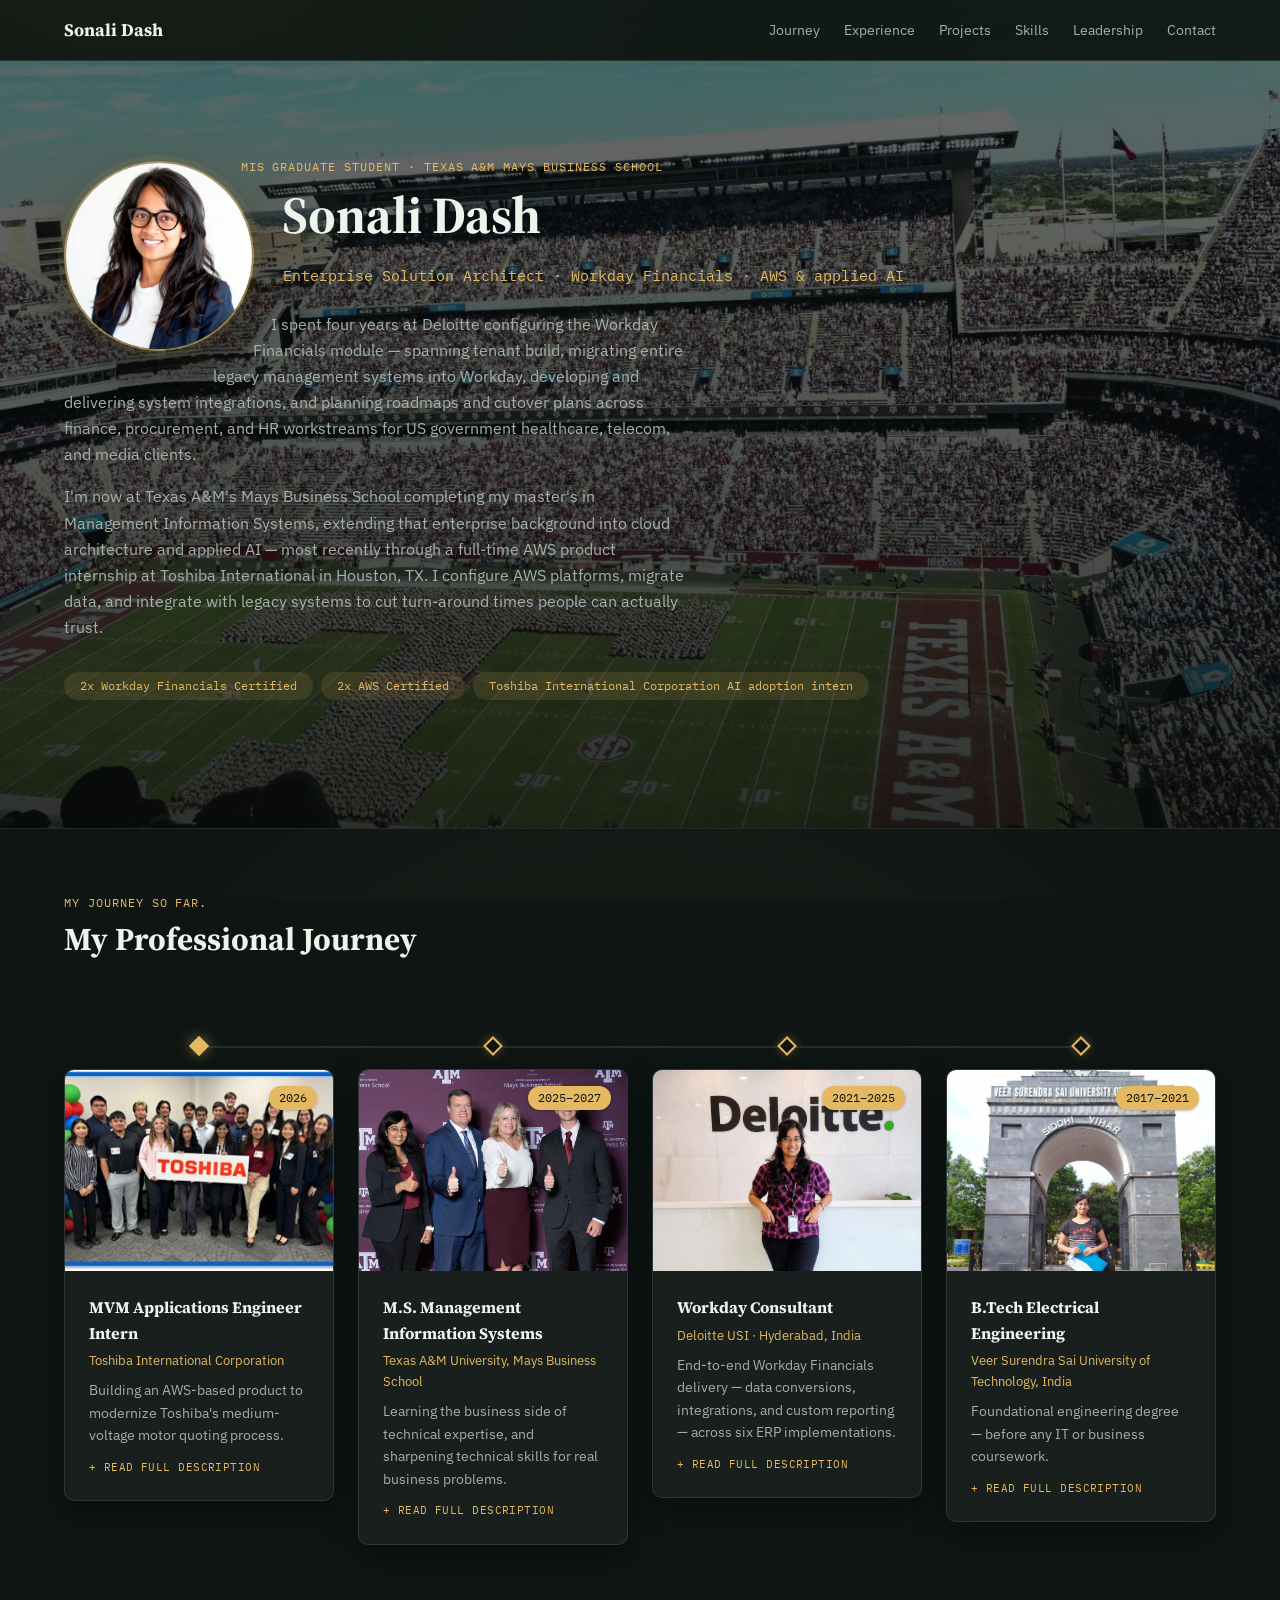
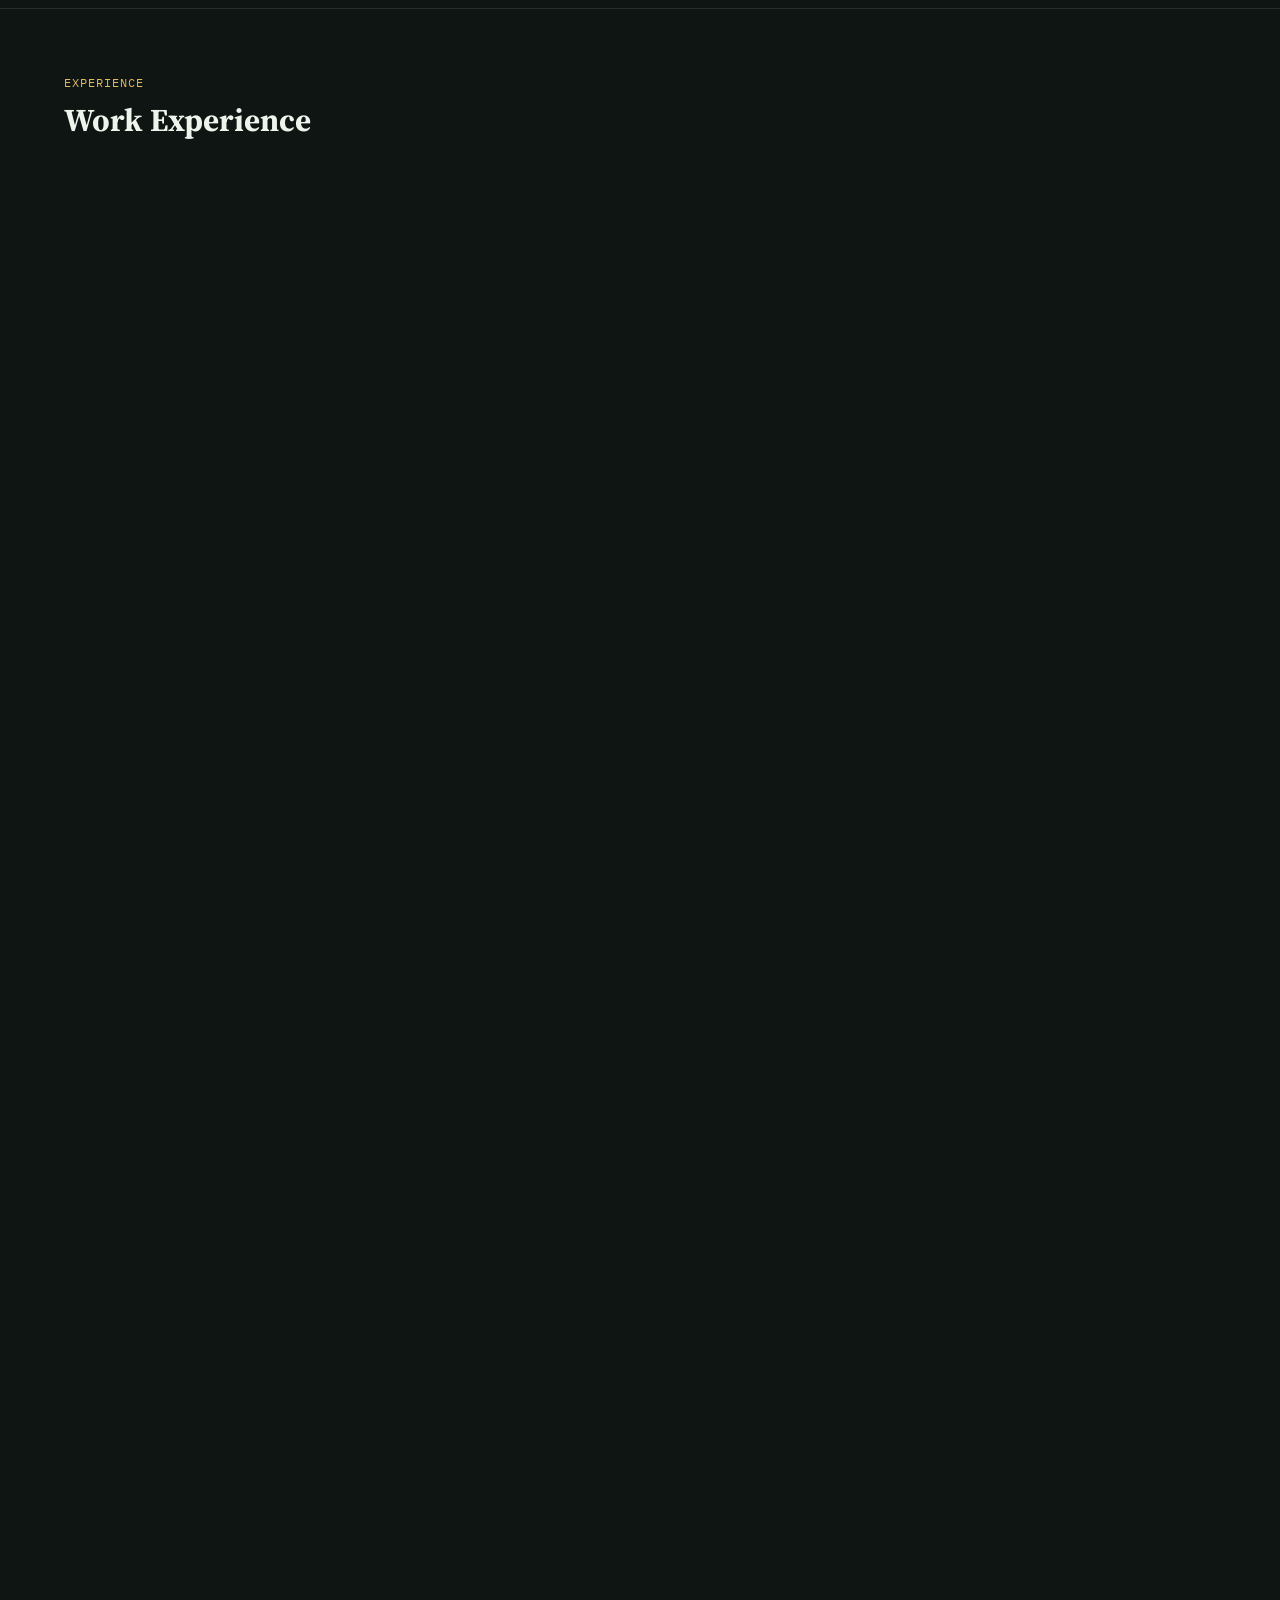
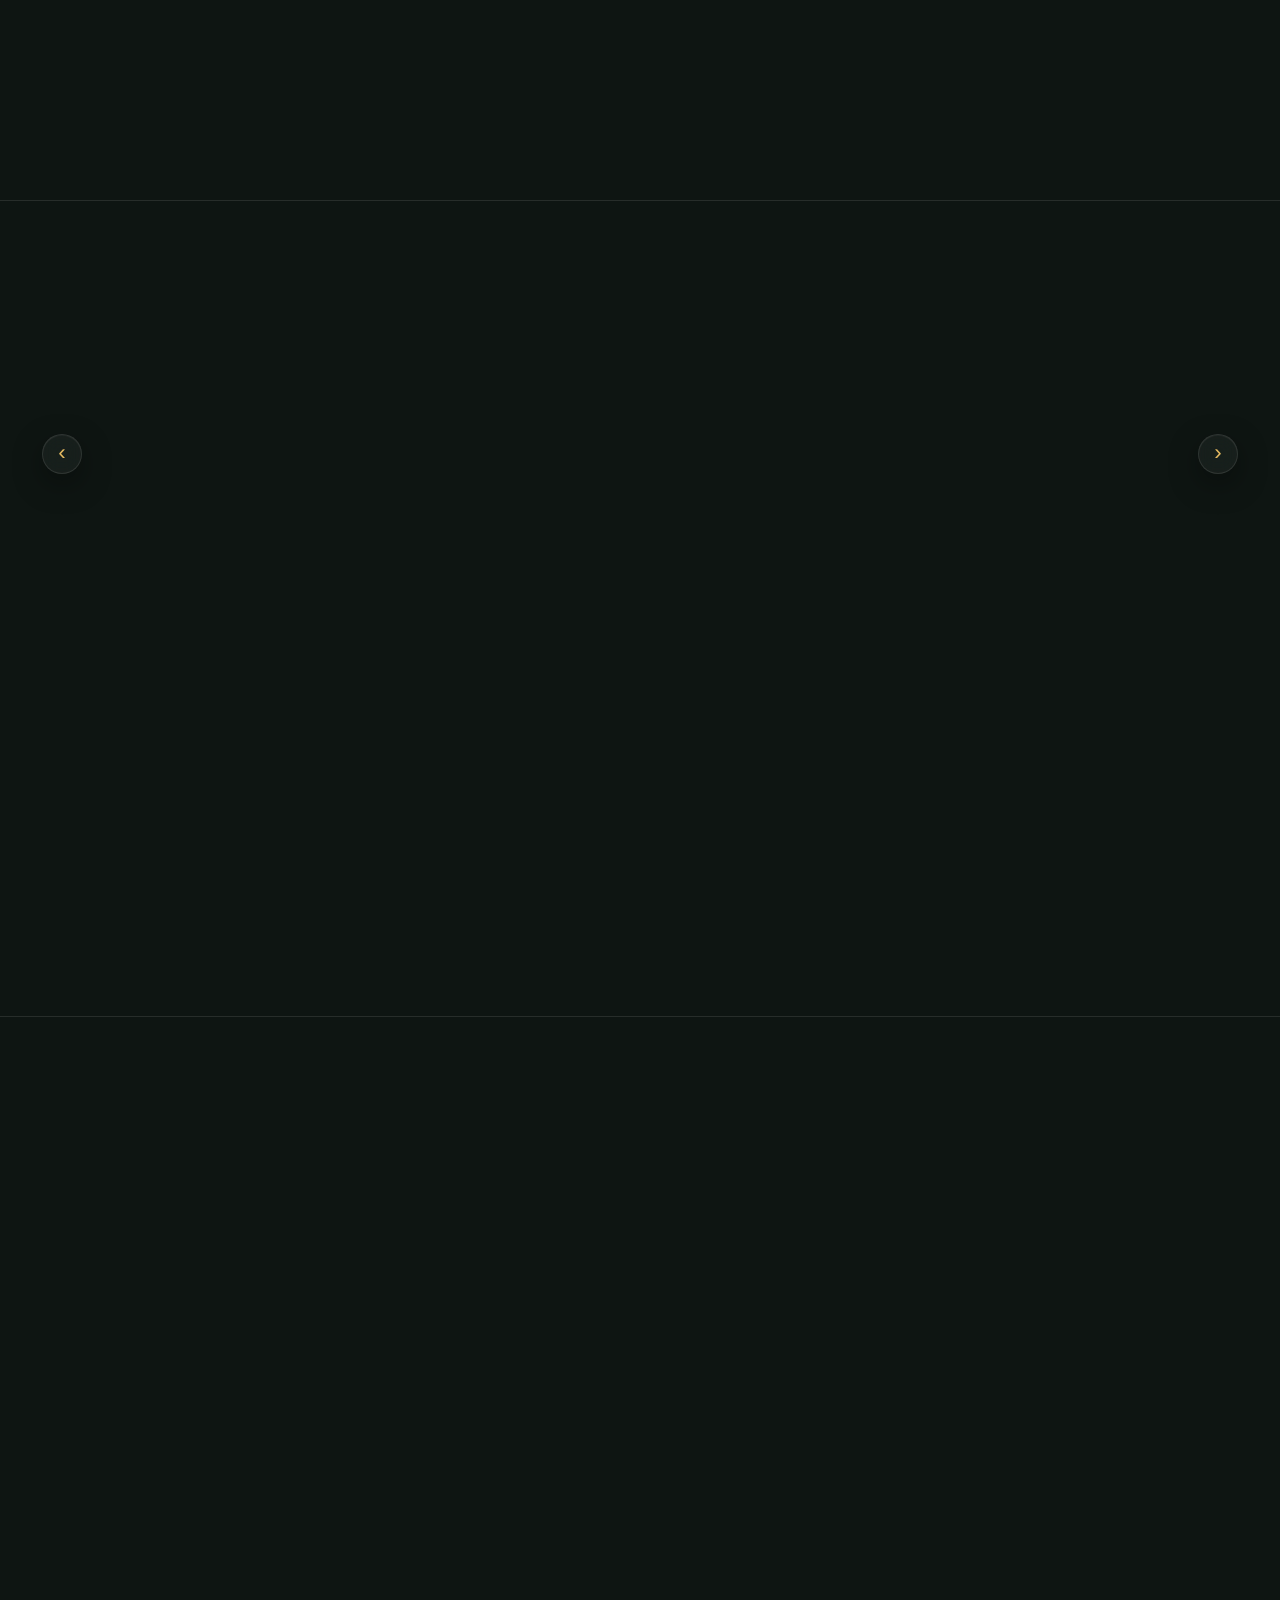
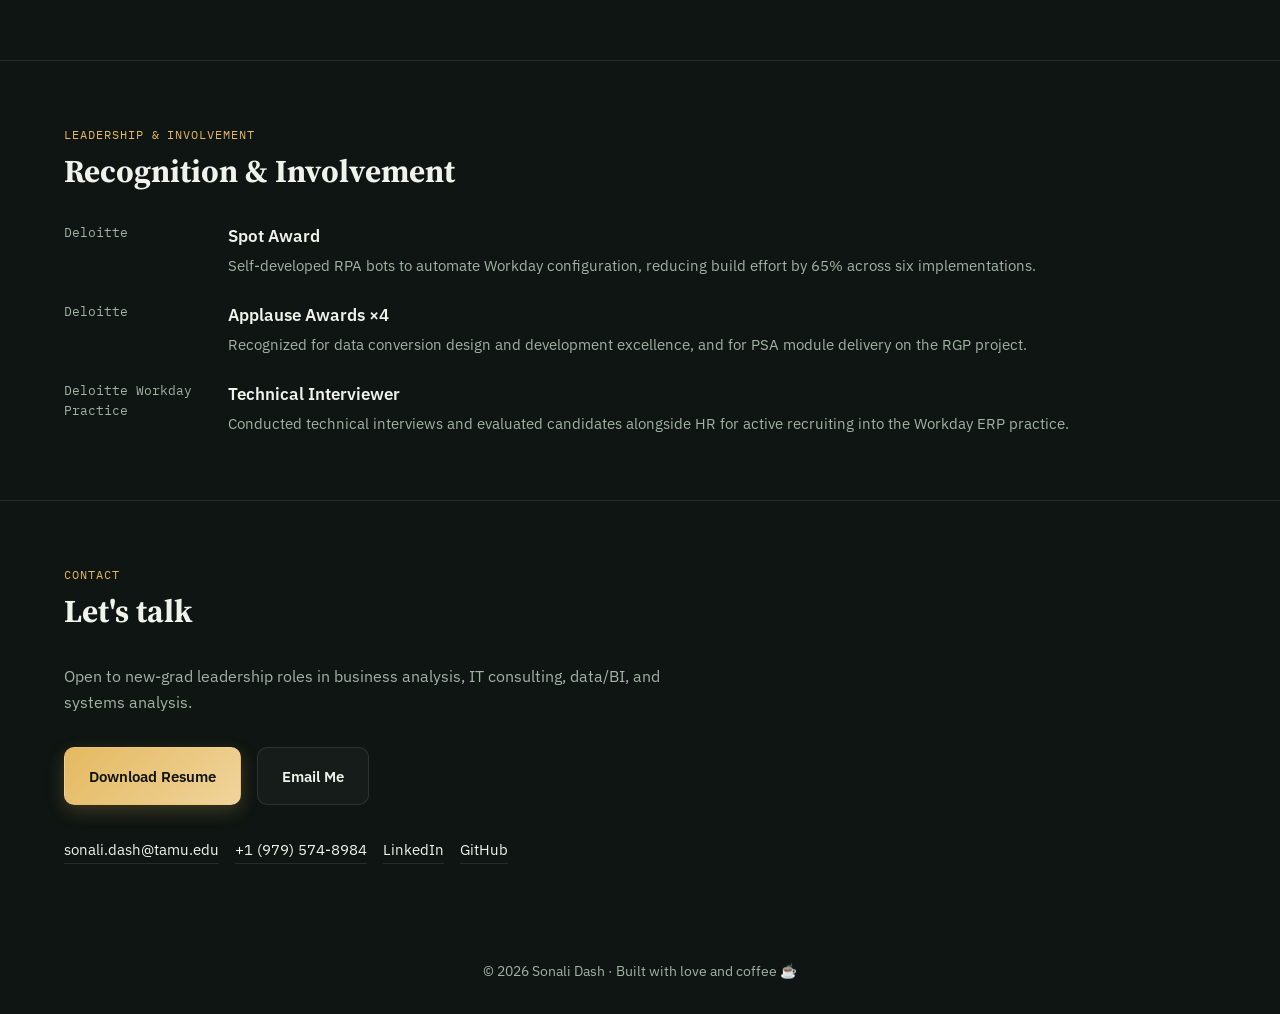
<file: index.html>
<!DOCTYPE html>
<html lang="en">
<head>
<meta charset="UTF-8" />
<meta name="viewport" content="width=device-width, initial-scale=1.0" />
<title>Sonali Dash | Enterprise Systems &amp; Data</title>
<meta name="description" content="Sonali Dash — MIS graduate student at Texas A&M Mays Business School. Workday Financials consultant turned AWS/data builder." />
<link rel="preconnect" href="https://fonts.googleapis.com" />
<link rel="preconnect" href="https://fonts.gstatic.com" crossorigin />
<link href="https://fonts.googleapis.com/css2?family=Source+Serif+4:opsz,wght@8..60,600;8..60,700&family=IBM+Plex+Sans:wght@400;500;600&family=IBM+Plex+Mono:wght@500&display=swap" rel="stylesheet" />
<link rel="stylesheet" href="css/style.css?v=28" />
</head>
<body>

<nav class="site-nav">
  <div class="nav-inner">
    <a class="nav-name" href="#top">Sonali Dash</a>
    <button class="nav-toggle" id="navToggle" aria-expanded="false" aria-controls="navLinks">Menu</button>
    <ul class="nav-links" id="navLinks">
      <li><a href="#journey">Journey</a></li>
      <li><a href="#experience">Experience</a></li>
      <li><a href="#projects">Projects</a></li>
      <li><a href="#skills">Skills</a></li>
      <li><a href="#leadership">Leadership</a></li>
      <li><a href="#contact">Contact</a></li>
    </ul>
  </div>
</nav>

<main>

  <!-- ================= HERO ================= -->
  <header class="hero" id="top">
    <div class="container hero-inner">
      <img class="hero-photo" src="assets/images/profile.jpeg" alt="Sonali Dash, portrait, Texas A&amp;M Mays Business School" />
      <div>
        <p class="eyebrow">MIS Graduate Student · Texas A&amp;M Mays Business School</p>
        <h1 class="hero-name">Sonali Dash</h1>
        <p class="hero-role">Enterprise Solution Architect · Workday Financials · AWS &amp; applied AI</p>
        <div class="hero-summary">
          <p>
            I spent four years at Deloitte configuring the Workday Financials module — spanning tenant build,
            migrating entire legacy management systems into Workday, developing and delivering system integrations,
            and planning roadmaps and cutover plans across finance, procurement, and HR workstreams for US government
            healthcare, telecom, and media clients.
          </p>
          <p>
            I'm now at Texas A&amp;M's Mays Business School completing my master's in Management Information Systems,
            extending that enterprise background into cloud architecture and applied AI — most recently through a
            full-time AWS product internship at Toshiba International in Houston, TX. I configure AWS platforms,
            migrate data, and integrate with legacy systems to cut turn-around times people can actually trust.
          </p>
        </div>
        <div class="credential-strip">
          <span class="chip">2x Workday Financials Certified</span>
          <span class="chip">2x AWS Certified</span>
          <span class="chip">Toshiba International Corporation AI adoption intern</span>
        </div>
      </div>
    </div>
  </header>

  <!-- ================= JOURNEY ================= -->
  <section id="journey">
    <div class="container">
      <p class="eyebrow">My journey so far.</p>
      <h2 class="section-heading">My Professional Journey</h2>
      <div class="journey-track">

        <div class="journey-item is-current">
          <span class="journey-marker" aria-hidden="true"></span>
          <details class="journey-box">
            <summary>
              <div class="journey-media">
                <img class="journey-photo" src="assets/images/journey/toshiba.png" alt="Sonali with the Toshiba International intern cohort" loading="lazy" />
                <span class="journey-year">2026</span>
              </div>
              <div class="journey-head">
                <span class="journey-title">MVM Applications Engineer Intern</span>
                <span class="journey-org">Toshiba International Corporation</span>
                <span class="journey-brief">Building an AWS-based product to modernize Toshiba's medium-voltage motor quoting process.</span>
                <span class="journey-toggle-hint"></span>
              </div>
            </summary>
            <div class="journey-full">
              <ul>
                <li>Built a Python parser decoding Toshiba's medium-voltage motor model-numbering system (HP, poles, enclosure, bearing, voltage, rotor type) from scratch, with no prior EE/ME background.</li>
                <li>Extracted and structured all 12 pages (~955 fields) of the API 541 induction motor standard into reusable, structured data.</li>
                <li>Analyzed <strong>770+ historical orders</strong> from Oracle EBS to identify configuration gaps, designing a three-tier accessory system that codified <strong>45 previously untracked custom accessories</strong>.</li>
                <li>Designed an AWS architecture (Bedrock Knowledge Base, OpenSearch Serverless, Glue, DynamoDB, Lambda, EventBridge) for the Universal Quoting Platform alongside the nClouds engineering team.</li>
                <li>Translated Application Engineer requirements into product artifacts — personas, wireframes, product canvas, gap registers.</li>
              </ul>
              <div class="chip-list">
                <span class="chip">AWS</span>
                <span class="chip">Python</span>
                <span class="chip">Oracle EBS</span>
                <span class="chip">Salesforce</span>
              </div>
            </div>
          </details>
        </div>

        <div class="journey-item">
          <span class="journey-marker" aria-hidden="true"></span>
          <details class="journey-box">
            <summary>
              <div class="journey-media">
                <img class="journey-photo" src="assets/images/journey/mays.jpg" alt="Sonali at a Texas A&amp;M Mays Business School event" loading="lazy" />
                <span class="journey-year">2025–2027</span>
              </div>
              <div class="journey-head">
                <span class="journey-title">M.S. Management Information Systems</span>
                <span class="journey-org">Texas A&amp;M University, Mays Business School</span>
                <span class="journey-brief">Learning the business side of technical expertise, and sharpening technical skills for real business problems.</span>
                <span class="journey-toggle-hint"></span>
              </div>
            </summary>
            <div class="journey-full">
              <div class="chip-list">
                <span class="chip">Network &amp; Cloud Infrastructure</span>
                <span class="chip">Business Database Systems</span>
                <span class="chip">Systems Analysis &amp; Design</span>
                <span class="chip">Advanced Data Management</span>
                <span class="chip">Advanced Sys Analysis &amp; Design</span>
                <span class="chip">MIS Project Mgmt &amp; Implementation</span>
                <span class="chip">Business Information Security</span>
                <span class="chip">Corporate Info Planning</span>
                <span class="chip">Customer Relationship Mgmt Tech</span>
                <span class="chip">Data Warehousing*</span>
                <span class="chip">Blockchain &amp; AI Business Transformation*</span>
                <span class="chip">Statistical Foundations for Data Science*</span>
              </div>
              <p class="photo-placeholder-note" style="margin-top: var(--sp-3);">*in progress, Fall 2026. Short description for each course coming soon.</p>
            </div>
          </details>
        </div>

        <div class="journey-item">
          <span class="journey-marker" aria-hidden="true"></span>
          <details class="journey-box">
            <summary>
              <div class="journey-media">
                <img class="journey-photo" src="assets/images/journey/deloitte.jpg" alt="Sonali at the Deloitte office" loading="lazy" />
                <span class="journey-year">2021–2025</span>
              </div>
              <div class="journey-head">
                <span class="journey-title">Workday Consultant</span>
                <span class="journey-org">Deloitte USI · Hyderabad, India</span>
                <span class="journey-brief">End-to-end Workday Financials delivery — data conversions, integrations, and custom reporting — across six ERP implementations.</span>
                <span class="journey-toggle-hint"></span>
              </div>
            </summary>
            <div class="journey-full">
              <ul>
                <li>Led end-to-end data conversion projects across <strong>six Workday Financials implementations</strong>, covering planning, design, cutover execution, and post-production validation.</li>
                <li>Migrated Workday modules — customers, suppliers, AP/AR, business assets, banking &amp; settlement, Projects, SCM, and HR Core — achieving <strong>99.5% data conversion accuracy</strong>.</li>
                <li>Built SQL ETL pipelines with parallel testing and reconciliation before each cutover milestone, cutting downstream re-work by <strong>40+ workhours</strong>.</li>
                <li>Built and maintained <strong>40+ third-party punchout integrations</strong> (cXML core connectors) for suppliers including Dell, Grainger, Office Depot, and Connection.com.</li>
                <li>Led an RPA initiative (Automation Anywhere) automating Workday configuration builds — accelerated <strong>65% of instance delivery</strong>, recognized with a Spot Award.</li>
                <li>Built <strong>60+ custom validation reports</strong> (Advanced, Matrix, Composite) in Workday reporting, retained post go-live, including reversal journal files for GL reconciliation.</li>
              </ul>
              <div class="chip-list">
                <span class="chip">Workday Studio</span>
                <span class="chip">EIB</span>
                <span class="chip">SQL</span>
                <span class="chip">XSLT / cXML</span>
                <span class="chip">Automation Anywhere</span>
              </div>
            </div>
          </details>
        </div>

        <div class="journey-item">
          <span class="journey-marker" aria-hidden="true"></span>
          <details class="journey-box">
            <summary>
              <div class="journey-media">
                <img class="journey-photo" src="assets/images/journey/vssut.jpg" alt="Sonali at the VSSUT university gate" loading="lazy" />
                <span class="journey-year">2017–2021</span>
              </div>
              <div class="journey-head">
                <span class="journey-title">B.Tech Electrical Engineering</span>
                <span class="journey-org">Veer Surendra Sai University of Technology, India</span>
                <span class="journey-brief">Foundational engineering degree — before any IT or business coursework.</span>
                <span class="journey-toggle-hint"></span>
              </div>
            </summary>
            <div class="journey-full">
              <p class="photo-placeholder-note">Coursework details coming soon.</p>
            </div>
          </details>
        </div>

      </div>
    </div>
  </section>

  <!-- ================= EXPERIENCE ================= -->
  <section id="experience">
    <div class="container">
      <p class="eyebrow">Experience</p>
      <h2 class="section-heading">Work Experience</h2>

      <!-- Toshiba (most recent) -->
      <div class="card">
        <div class="exp-head">
          <img class="exp-logo" src="assets/images/logos/toshiba.jpeg" alt="Toshiba International Corporation logo" />
          <div class="exp-head-text">
            <h3 class="exp-company">Toshiba International Corporation</h3>
            <p class="exp-loc">Houston, TX, USA · Full-time internship</p>
          </div>
          <span class="card-meta">MAY 2026 – DEC 2026 · CURRENT</span>
        </div>
        <p class="exp-proj-role">MVM Applications Engineer Intern</p>
        <ul>
          <li>Built a Python parser decoding Toshiba's medium-voltage motor model-numbering system (HP, poles, enclosure, bearing, voltage, rotor type) from scratch, with no prior EE/ME background.</li>
          <li>Extracted and structured all 12 pages (~955 fields) of the API 541 induction motor standard into reusable, structured data.</li>
          <li>Analyzed <strong>770+ historical orders</strong> from Oracle EBS to identify configuration gaps, designing a three-tier accessory system that codified <strong>45 previously untracked custom accessories</strong>.</li>
          <li>Designed an AWS architecture (Bedrock Knowledge Base, OpenSearch Serverless, Glue, DynamoDB, Lambda, EventBridge) for the Universal Quoting Platform alongside the nClouds engineering team.</li>
          <li>Translated Application Engineer requirements into product artifacts — personas, wireframes, product canvas, gap registers — bridging business users and the development team.</li>
        </ul>
        <div class="card-tools chip-list">
          <span class="chip">AWS Bedrock</span>
          <span class="chip">OpenSearch Serverless</span>
          <span class="chip">AWS Glue</span>
          <span class="chip">DynamoDB</span>
          <span class="chip">Lambda</span>
          <span class="chip">Python</span>
          <span class="chip">Salesforce</span>
          <span class="chip">Oracle EBS</span>
        </div>
      </div>

      <!-- Deloitte — three client verticals -->
      <div class="card">
        <div class="exp-head">
          <img class="exp-logo" src="assets/images/logos/deloitte.jpeg" alt="Deloitte logo" />
          <div class="exp-head-text">
            <h3 class="exp-company">Deloitte US (Offices of India)</h3>
            <p class="exp-loc">Hyderabad, IN</p>
          </div>
          <span class="card-meta">SEPT 2021 – AUG 2025</span>
        </div>

        <div class="exp-projects">

          <div class="exp-project">
            <img class="exp-project-img" src="assets/images/experience/project3.jpg" alt="Government land-grant university campus" loading="lazy" />
            <div class="exp-project-body">
              <p class="exp-proj-tag">Project III · Government Land-Grant University</p>
              <p class="exp-proj-role">Consultant II · Workday Financials, SCM, HCM <span class="exp-proj-dates">Jan 2025 – Aug 2025</span></p>
              <ul>
                <li>Built the data migration kick-off leadership presentation for the initial sign-off.</li>
                <li>Led data migration mapping calls for the build layout of <strong>60+ data extracts</strong> spanning FINS, SCM, and HCM functional areas to define production requirements.</li>
                <li>Mentored a team of <strong>3 analysts</strong>, resolving critical roadblocks by effectively delegating issues to client business teams and leadership.</li>
              </ul>
            </div>
          </div>

          <div class="exp-project">
            <img class="exp-project-img" src="assets/images/experience/project2.jpg" alt="Deloitte project team" loading="lazy" />
            <div class="exp-project-body">
              <p class="exp-proj-tag">Project II · US Mid-Sized Professional Services Firm</p>
              <p class="exp-proj-role">Consultant · Workday Data Conversions <span class="exp-proj-dates">Oct 2022 – Jan 2025</span></p>
              <ul>
                <li>Mapped critical financial data across banking &amp; settlement, FDM, business assets, projects, accounting journals, and AR/AP — achieving a <strong>99.8% data accuracy rate</strong> for a successful Professional Services Automation conversion.</li>
                <li>Developed <strong>SQL ETL data pipelines</strong> (IMPORT, MAP, PUSH) and created EIB and Studio integrations to handle custom object conversions.</li>
                <li>Developed custom data validation reports and dashboards in Workday, enabling clients to reconcile assets, track resource utilization, and manage billing schedules.</li>
                <li>Directed client training on financial data integrity, guiding users through conversion, cleansing, and complex procedures like AR/AP/AHBT reversals.</li>
              </ul>
            </div>
          </div>

          <div class="exp-project">
            <img class="exp-project-img" src="assets/images/experience/project1.png" alt="Workday PunchOut procurement process" loading="lazy" />
            <div class="exp-project-body">
              <p class="exp-proj-tag">Project I · Government Healthcare &amp; Affiliated University</p>
              <p class="exp-proj-role">Business Tech Analyst · SCM &amp; Financials Integration <span class="exp-proj-dates">Sept 2021 – Oct 2022</span></p>
              <ul>
                <li>Authored design documents, mapping specifications, unit-testing plans, and transition-to-production documents for <strong>40 owned integrations</strong>.</li>
                <li>Developed e-commerce punchout integrations, P2P inbound/outbound Studio integrations, and banking cheque-print core connectors with fixed-length document transformation.</li>
                <li>Built Pyxis Item Master and REST API–based procurement integrations for client third-party automation.</li>
                <li>Tested connection to supplier websites using POSTMAN API testing.</li>
                <li>Configured ISSGs and users for role-based security, and supported post-production with knowledge-transfer sessions.</li>
              </ul>
            </div>
          </div>

        </div>

        <div class="card-tools chip-list">
          <span class="chip">Workday Financials</span>
          <span class="chip">SCM</span>
          <span class="chip">HCM</span>
          <span class="chip">SQL</span>
          <span class="chip">EIB</span>
          <span class="chip">Workday Studio</span>
          <span class="chip">XSLT</span>
          <span class="chip">Postman</span>
        </div>
      </div>
    </div>
  </section>

  <!-- ================= PROJECTS ================= -->
  <section id="projects">
    <div class="container">
      <p class="eyebrow">Bringing ideas to life</p>
      <h2 class="section-heading">Academic Projects</h2>
    </div>

    <div class="pc-viewport">
      <button class="pc-arrow pc-prev" type="button" aria-label="Previous project">&lsaquo;</button>
      <div class="pc-track" id="pcTrack">

        <details class="pc-card">
          <summary>
            <div class="pc-head">
              <img class="pc-head-img" src="assets/images/projects/aethermart.png" alt="AetherMart hybrid data architecture diagram" loading="lazy" />
              <span class="pc-tag">Cloud &amp; Data Architecture</span>
            </div>
            <div class="pc-body">
              <h3 class="pc-title">AetherMart — E-commerce Platform</h3>
              <p class="pc-brief">A hybrid data architecture for a multi-channel retail platform on AWS, pairing MariaDB with MongoDB.</p>
              <div class="chip-list">
                <span class="chip">AWS EC2</span>
                <span class="chip">MariaDB</span>
                <span class="chip">MongoDB</span>
                <span class="chip">Python</span>
              </div>
              <span class="pc-toggle"></span>
            </div>
          </summary>
          <div class="pc-full">
            <ul>
              <li>Designed and deployed a hybrid data architecture for a multi-channel retail platform on AWS EC2 instances, pairing MariaDB for transactional data with MongoDB for flexible product attributes, reviews, sessions, and clickstream events.</li>
              <li>Built a Python integration layer connecting both databases with CRUD operations and cross-database queries, producing unified 360-degree customer and product views — secured through role-based authentication, network isolation, and data segregation.</li>
            </ul>
          </div>
        </details>

        <details class="pc-card">
          <summary>
            <div class="pc-head">
              <img class="pc-head-img" src="assets/images/projects/hgc.png" alt="HGC data-center consolidation project plan" loading="lazy" />
              <span class="pc-tag">Project Management</span>
            </div>
            <div class="pc-body">
              <h3 class="pc-title">HGC Data-Center Consolidation</h3>
              <p class="pc-brief">Led the PM workstream for a 24-month, $8.5M consolidation of eight regional data centers into two tier-3 facilities.</p>
              <div class="chip-list">
                <span class="chip">Project Management</span>
                <span class="chip">RFP</span>
                <span class="chip">Vendor Evaluation</span>
                <span class="chip">Governance</span>
              </div>
              <span class="pc-toggle"></span>
            </div>
          </summary>
          <div class="pc-full">
            <ul>
              <li>Led the project management workstream for a 24-month, <strong>$8.5M</strong> consolidation of Huitzilopochtli Global Corp's eight regional data centers into two tier-3 active-active facilities — covering <strong>2,000+ server migrations</strong> with zero data loss and 99.99% uptime targets.</li>
              <li>Work spanned scope and charter definition through RFP development, vendor evaluation, and the risk, governance, and cost-benefit framework backing a <strong>40% TCO reduction</strong>.</li>
            </ul>
          </div>
        </details>

        <details class="pc-card">
          <summary>
            <div class="pc-head">
              <img class="pc-head-img" src="assets/images/projects/mayscentral-canvas.png" alt="MaysCentral wireframes and mockups" loading="lazy" />
              <span class="pc-tag">Product Canvas</span>
            </div>
            <div class="pc-body">
              <h3 class="pc-title">MaysCentral — Product Canvas</h3>
              <p class="pc-brief">A full discovery-to-delivery product canvas for a unified event-management platform for Texas A&amp;M's Center for MIS.</p>
              <div class="chip-list">
                <span class="chip">Product Strategy</span>
                <span class="chip">Personas</span>
                <span class="chip">Wireframes</span>
                <span class="chip">User Stories</span>
              </div>
              <span class="pc-toggle"></span>
            </div>
          </summary>
          <div class="pc-full">
            <ul>
              <li>Defined MaysCentral, a unified event-management platform for Texas A&amp;M's Center for MIS.</li>
              <li>Owned the full discovery-to-delivery canvas: vision, three personas, epic and feature decomposition, user stories with acceptance criteria, wireframes, workflow and storyboard, and an <strong>eight-metric success framework</strong> spanning student engagement, sponsor retention, and operational efficiency.</li>
            </ul>
          </div>
        </details>

        <details class="pc-card">
          <summary>
            <div class="pc-head">
              <img class="pc-head-img" src="assets/images/projects/mayscentral.png" alt="MaysCentral n8n registration workflow" loading="lazy" />
              <span class="pc-tag">Case Competition</span>
            </div>
            <div class="pc-body">
              <h3 class="pc-title">MaysCentral — Event Registration System</h3>
              <p class="pc-brief">Built an event registration system for Texas A&amp;M CMIS with real-time seat capacity and automated email workflows.</p>
              <div class="chip-list">
                <span class="chip">JavaScript</span>
                <span class="chip">MongoDB</span>
                <span class="chip">n8n</span>
              </div>
              <span class="pc-toggle"></span>
            </div>
          </summary>
          <div class="pc-full">
            <ul>
              <li>Built MaysCentral, an event registration system for Texas A&amp;M CMIS, pairing a JavaScript API over MongoDB — enforcing real-time seat capacity and unique-index constraints on registrations and waitlist — with an n8n workflow that receives each registration by webhook, branches on confirmed or waitlisted, and sends the matching email with no manual step.</li>
              <li>Cut roughly <strong>3 hours of per-event coordination to zero</strong> and eliminated double registration at the database layer.</li>
            </ul>
          </div>
        </details>

        <details class="pc-card">
          <summary>
            <div class="pc-head">
              <img class="pc-head-img" src="assets/images/projects/crux.png" alt="Crux daily intelligence briefing concept" loading="lazy" />
              <span class="pc-tag">Corporate Information Planning</span>
            </div>
            <div class="pc-body">
              <h3 class="pc-title">CRUX — Information Strategy</h3>
              <p class="pc-brief">A corporate information-planning strategy for Crux, a daily AI briefing product — owned the market sizing, positioning, and financial case as the team's CFO.</p>
              <div class="chip-list">
                <span class="chip">Porter's Five Forces</span>
                <span class="chip">TAM / SAM / SOM</span>
                <span class="chip">Competitive Positioning</span>
                <span class="chip">Financial Modeling</span>
                <span class="chip">Unit Economics</span>
                <span class="chip">Go-to-Market</span>
                <span class="chip">Risk Analysis</span>
              </div>
              <span class="pc-toggle"></span>
            </div>
          </summary>
          <div class="pc-full">
            <ul>
              <li>Defined the market-entry strategy with <strong>Porter's Five Forces</strong>, a competitive-positioning quadrant, and TAM/SAM/SOM sizing of a <strong>$2.3B addressable market</strong>.</li>
              <li>As CFO, built the cost structure and unit economics, and framed the <strong>$150K pre-seed case</strong> with equity terms and an 18-month runway.</li>
              <li>Mapped the biggest technical risk — publisher API lockdown — to a three-layer mitigation strategy.</li>
            </ul>
          </div>
        </details>

        <details class="pc-card">
          <summary>
            <div class="pc-head">
              <img class="pc-head-img" src="assets/images/projects/dominicks.jpeg" alt="Dominick's Finer Foods storefront" loading="lazy" />
              <span class="pc-tag">Customer Relationship Management</span>
            </div>
            <div class="pc-body">
              <h3 class="pc-title">CRM Solution Design — Dominick's Finer Foods</h3>
              <p class="pc-brief">End-to-end CRM engagement for an 86-store, $2.5B retail grocery chain — discovery through prototype, data architecture, and financial case.</p>
              <div class="chip-list">
                <span class="chip">Salesforce</span>
                <span class="chip">HubSpot</span>
                <span class="chip">Tableau</span>
                <span class="chip">Power BI</span>
                <span class="chip">SQL Server</span>
                <span class="chip">SSIS</span>
                <span class="chip">Python</span>
                <span class="chip">Dimensional Modeling</span>
              </div>
              <span class="pc-toggle"></span>
            </div>
          </summary>
          <div class="pc-full">
            <p class="pc-brief">Team of three · graduate consulting project · Texas A&amp;M Mays Business School · Jan–Apr 2026.</p>
            <ul>
              <li>Ran structured discovery across <strong>nine stakeholders</strong> and seven source systems, translating findings into MoSCoW-prioritized requirements with KPI-tied acceptance criteria.</li>
              <li>Designed a five-layer data pipeline over the Booth Kilts scanner dataset (<strong>135M records</strong>, 86 stores, 400 weeks) with a seven-entity ERD, 3NF review, and a star-schema sales fact table.</li>
              <li>Built a CRM prototype: tier-based dynamic segmentation, engagement-branching automation, tokenized email templates, and closed-loop promo-code attribution back to the sales fact.</li>
              <li>Designed four role-based dashboards (Tableau with Power BI parity) and a five-stage analytics maturity roadmap from reporting to prescriptive.</li>
              <li>Managed the engagement in Salesforce and built a three-scenario financial model with sensitivity analysis and a six-phase, 24-week delivery plan.</li>
            </ul>
          </div>
        </details>

      </div>
      <button class="pc-arrow pc-next" type="button" aria-label="Next project">&rsaquo;</button>
    </div>
  </section>

  <!-- ================= SKILLS ================= -->
  <section id="skills">
    <div class="container">
      <p class="eyebrow">Skills</p>
      <h2 class="section-heading">Technical &amp; Business Skills</h2>
      <div class="skills-grid">
        <div class="skills-group">
          <h3>Technical</h3>
          <div class="skills-subgroup">
            <span class="skills-subgroup-label">Workday</span>
            <div class="chip-list">
              <span class="chip">Financials (GL/AP/AR)</span>
              <span class="chip">Procurement</span>
              <span class="chip">PSA</span>
              <span class="chip">Workday Studio</span>
              <span class="chip">EIB</span>
              <span class="chip">Core Connectors</span>
              <span class="chip">Report Writer</span>
              <span class="chip">PRISM</span>
            </div>
          </div>
          <div class="skills-subgroup">
            <span class="skills-subgroup-label">Integration &amp; Data</span>
            <div class="chip-list">
              <span class="chip">SQL</span>
              <span class="chip">Python</span>
              <span class="chip">XSLT / XML / JSON</span>
              <span class="chip">REST &amp; SOAP</span>
              <span class="chip">cXML Punchout</span>
              <span class="chip">ETL Pipelines</span>
              <span class="chip">Automation Anywhere</span>
              <span class="chip">n8n</span>
              <span class="chip">JavaScript</span>
              <span class="chip">Webhooks</span>
            </div>
          </div>
          <div class="skills-subgroup">
            <span class="skills-subgroup-label">Cloud &amp; AI</span>
            <div class="chip-list">
              <span class="chip">AWS (EC2, Bedrock, Lambda, Glue, DynamoDB)</span>
              <span class="chip">Snowflake / Snowpark</span>
              <span class="chip">Streamlit</span>
              <span class="chip">Cortex Analyst</span>
            </div>
          </div>
        </div>
        <div class="skills-group">
          <h3>Business</h3>
          <div class="chip-list">
            <span class="chip">Stakeholder Management</span>
            <span class="chip">Process Documentation</span>
            <span class="chip">ERP Project Lifecycle</span>
            <span class="chip">SDLC</span>
            <span class="chip">SIT / UAT</span>
            <span class="chip">Cross-functional Leadership Comms</span>
            <span class="chip">Product Requirements Translation</span>
            <span class="chip">Data Governance &amp; Validation</span>
          </div>
          <div class="skills-subgroup" style="margin-top: var(--sp-5);">
            <span class="skills-subgroup-label">Certifications</span>
            <div class="chip-list">
              <span class="chip">Workday Financial Integrations</span>
              <span class="chip">Workday Financials Reporting</span>
              <span class="chip">AWS AI Practitioner</span>
              <span class="chip">AWS Cloud Practitioner</span>
              <span class="chip">Postman Essential Training</span>
              <span class="chip">AI for Project Managers</span>
            </div>
            <a class="cred-link" href="https://www.credly.com/users/sonali-dash.db9c821f/badges" target="_blank" rel="noopener">View verified badges on Credly ↗</a>
          </div>
        </div>
      </div>
    </div>
  </section>

  <!-- ================= LEADERSHIP ================= -->
  <section id="leadership">
    <div class="container">
      <p class="eyebrow">Leadership &amp; Involvement</p>
      <h2 class="section-heading">Recognition &amp; Involvement</h2>
      <div class="leadership-list">
        <div class="leadership-item">
          <span class="leadership-org">Deloitte</span>
          <div>
            <p class="leadership-title">Spot Award</p>
            <p class="leadership-desc">Self-developed RPA bots to automate Workday configuration, reducing build effort by 65% across six implementations.</p>
          </div>
        </div>
        <div class="leadership-item">
          <span class="leadership-org">Deloitte</span>
          <div>
            <p class="leadership-title">Applause Awards ×4</p>
            <p class="leadership-desc">Recognized for data conversion design and development excellence, and for PSA module delivery on the RGP project.</p>
          </div>
        </div>
        <div class="leadership-item">
          <span class="leadership-org">Deloitte Workday Practice</span>
          <div>
            <p class="leadership-title">Technical Interviewer</p>
            <p class="leadership-desc">Conducted technical interviews and evaluated candidates alongside HR for active recruiting into the Workday ERP practice.</p>
          </div>
        </div>
      </div>
    </div>
  </section>

  <!-- ================= CONTACT ================= -->
  <section id="contact">
    <div class="container">
      <p class="eyebrow">Contact</p>
      <h2 class="section-heading">Let's talk</h2>
      <p class="hero-summary">
        Open to new-grad leadership roles in business analysis, IT consulting, data/BI, and systems analysis.
      </p>
      <div class="hero-actions">
        <a class="btn btn-primary" href="assets/resume/Dash_Sonali_WorkdayFinancials_0701.pdf" target="_blank" rel="noopener">Download Resume</a>
        <a class="btn btn-secondary" href="mailto:sonali.dash@tamu.edu">Email Me</a>
      </div>
      <div class="contact-links">
        <a href="mailto:sonali.dash@tamu.edu">sonali.dash@tamu.edu</a>
        <a href="tel:+19795748984">+1 (979) 574-8984</a>
        <a href="https://www.linkedin.com/in/sdash5255" target="_blank" rel="noopener">LinkedIn</a>
        <a href="https://github.com/sonalidash-rkl" target="_blank" rel="noopener">GitHub</a>
      </div>
    </div>
  </section>

</main>

<footer>
  <div class="container">
    <p>&copy; 2026 Sonali Dash · Built with love and coffee ☕</p>
  </div>
</footer>

<script>
  var navToggle = document.getElementById('navToggle');
  var navLinks = document.getElementById('navLinks');
  navToggle.addEventListener('click', function () {
    var isOpen = navLinks.classList.toggle('open');
    navToggle.setAttribute('aria-expanded', isOpen ? 'true' : 'false');
  });
  navLinks.querySelectorAll('a').forEach(function (link) {
    link.addEventListener('click', function () {
      navLinks.classList.remove('open');
      navToggle.setAttribute('aria-expanded', 'false');
    });
  });

  // Projects carousel arrows
  var pcTrack = document.getElementById('pcTrack');
  if (pcTrack) {
    var stepFor = function () {
      var card = pcTrack.querySelector('.pc-card');
      return card ? card.getBoundingClientRect().width + 16 : 320;
    };
    var prev = document.querySelector('.pc-prev');
    var next = document.querySelector('.pc-next');
    if (prev) prev.addEventListener('click', function () { pcTrack.scrollBy({ left: -stepFor(), behavior: 'smooth' }); });
    if (next) next.addEventListener('click', function () { pcTrack.scrollBy({ left: stepFor(), behavior: 'smooth' }); });
  }

  // Scroll-reveal: fade/translate elements in as they enter the viewport
  (function () {
    var reduce = window.matchMedia && window.matchMedia('(prefers-reduced-motion: reduce)').matches;
    var targets = document.querySelectorAll(
      '.hero-inner > div, .section-heading, .eyebrow, .about-text, .card, .journey-item, .pc-card, .exp-project, .skills-group, .leadership-item, .contact-links, .hero-actions'
    );
    if (reduce || !('IntersectionObserver' in window)) {
      targets.forEach(function (el) { el.classList.add('reveal', 'is-visible'); });
      return;
    }
    targets.forEach(function (el) {
      el.classList.add('reveal');
      // gentle stagger within a shared parent
      var sibs = el.parentElement ? Array.prototype.indexOf.call(el.parentElement.children, el) : 0;
      el.style.transitionDelay = Math.min(sibs % 6, 5) * 60 + 'ms';
    });
    var io = new IntersectionObserver(function (entries) {
      entries.forEach(function (e) {
        if (e.isIntersecting) { e.target.classList.add('is-visible'); io.unobserve(e.target); }
      });
    }, { threshold: 0.12, rootMargin: '0px 0px -8% 0px' });
    targets.forEach(function (el) { io.observe(el); });
  })();
</script>

</body>
</html>
</file>
<file: css/style.css>
/* ============================================================
   Sonali Dash — Portfolio
   Design system: Source Serif 4 (headings) + IBM Plex Sans (body/UI)
   + IBM Plex Mono (chips, dates, labels only — never prose)
   ============================================================ */

:root {
  /* Color tokens — dark glass theme (single, deliberate dark look) */
  --ink: #eef3ec;
  --paper: #0e1512;          /* deep green-charcoal ground */
  --ground-2: #121b17;       /* slightly lifted surface (nav) */
  --card: rgba(255, 255, 255, 0.045);   /* glass surface */
  --card-solid: #141d19;     /* opaque fallback where blur can't apply */
  --accent: #e4b961;         /* warm gold */
  --accent-soft: #f0d49a;    /* lighter gold for hovers */
  --accent-tint: rgba(228, 185, 97, 0.13);
  --text-secondary: #a4b1a7;
  --border: rgba(255, 255, 255, 0.10);
  --border-strong: rgba(255, 255, 255, 0.16);
  --focus-ring: #e4b961;

  /* Spacing scale */
  --sp-1: 4px;
  --sp-2: 8px;
  --sp-3: 16px;
  --sp-4: 24px;
  --sp-5: 32px;
  --sp-6: 48px;
  --sp-7: 64px;
  --sp-8: 96px;

  /* Type */
  --font-heading: "Source Serif 4", "Georgia", serif;
  --font-body: "IBM Plex Sans", -apple-system, "Segoe UI", sans-serif;
  --font-mono: "IBM Plex Mono", "Consolas", monospace;

  --radius: 10px;
  --max-width: 1200px;
}

* {
  box-sizing: border-box;
}

html {
  scroll-behavior: smooth;
}

@media (prefers-reduced-motion: reduce) {
  html {
    scroll-behavior: auto;
  }
  * {
    animation-duration: 0.01ms !important;
    transition-duration: 0.01ms !important;
  }
}

body {
  margin: 0;
  background:
    radial-gradient(1100px 620px at 12% -8%, rgba(228, 185, 97, 0.10), transparent 60%),
    radial-gradient(900px 520px at 100% 2%, rgba(96, 156, 120, 0.09), transparent 55%),
    radial-gradient(1000px 700px at 50% 120%, rgba(228, 185, 97, 0.06), transparent 60%),
    var(--paper);
  background-attachment: fixed;
  color: var(--ink);
  font-family: var(--font-body);
  font-size: 17px;
  line-height: 1.6;
  -webkit-font-smoothing: antialiased;
}

img {
  max-width: 100%;
  display: block;
}

a {
  color: var(--accent);
}

a:focus-visible,
button:focus-visible {
  outline: 2px solid var(--focus-ring);
  outline-offset: 2px;
}

h1,
h2,
h3,
h4 {
  font-family: var(--font-heading);
  font-weight: 700;
  line-height: 1.2;
  text-wrap: balance;
  margin: 0;
}

p {
  margin: 0;
}

.container {
  max-width: var(--max-width);
  margin: 0 auto;
  padding: 0 var(--sp-4);
}

section {
  padding: var(--sp-7) 0;
  border-bottom: 1px solid var(--border);
}

section:last-of-type {
  border-bottom: none;
}

.eyebrow {
  font-family: var(--font-mono);
  font-size: 0.75rem;
  letter-spacing: 0.08em;
  text-transform: uppercase;
  color: var(--accent);
  margin: 0 0 var(--sp-2);
}

.section-heading {
  font-size: clamp(1.5rem, 1.2rem + 1.2vw, 2rem);
  margin-bottom: var(--sp-5);
}

/* ---------------- Nav ---------------- */

.site-nav {
  position: sticky;
  top: 0;
  z-index: 20;
  background: var(--paper);
  border-bottom: 1px solid var(--border);
}

.nav-inner {
  max-width: var(--max-width);
  margin: 0 auto;
  padding: var(--sp-3) var(--sp-4);
  display: flex;
  align-items: center;
  justify-content: space-between;
}

.nav-name {
  font-family: var(--font-heading);
  font-weight: 700;
  font-size: 1.1rem;
  color: var(--ink);
  text-decoration: none;
}

.nav-links {
  display: flex;
  gap: var(--sp-4);
  list-style: none;
  margin: 0;
  padding: 0;
}

.nav-links a {
  color: var(--text-secondary);
  text-decoration: none;
  font-size: 0.9rem;
}

.nav-links a:hover {
  color: var(--accent);
}

.nav-toggle {
  display: none;
  background: none;
  border: 1px solid var(--border);
  border-radius: var(--radius);
  padding: var(--sp-2) var(--sp-3);
  font-family: var(--font-body);
  color: var(--ink);
  cursor: pointer;
}

@media (max-width: 720px) {
  .nav-links {
    position: absolute;
    top: 100%;
    left: 0;
    right: 0;
    background: var(--paper);
    border-bottom: 1px solid var(--border);
    flex-direction: column;
    gap: 0;
    display: none;
  }

  .nav-links.open {
    display: flex;
  }

  .nav-links a {
    padding: var(--sp-3) var(--sp-4);
    border-top: 1px solid var(--border);
  }

  .nav-toggle {
    display: block;
  }
}

/* ---------------- Hero ---------------- */

.hero {
  position: relative;
  padding-top: var(--sp-8);
  padding-bottom: var(--sp-8);
  background:
    linear-gradient(180deg, rgba(9, 13, 11, 0.62) 0%, rgba(9, 13, 11, 0.70) 55%, rgba(9, 13, 11, 0.85) 100%),
    url("../assets/images/hero-bg.jpg") center center / cover no-repeat;
  border-bottom: 1px solid var(--border);
}

.hero-inner {
  display: block;
}

.hero-inner::after {
  content: "";
  display: block;
  clear: both;
}

.hero-name {
  font-size: clamp(2.25rem, 1.8rem + 2vw, 3.25rem);
  margin-bottom: var(--sp-3);
}

.hero-role {
  font-family: var(--font-mono);
  font-size: 0.95rem;
  color: var(--accent);
  margin-bottom: var(--sp-4);
}

.hero-summary {
  color: var(--text-secondary);
  font-size: 1.02rem;
  max-width: 62ch;
  margin-bottom: var(--sp-5);
}

.hero-summary p + p {
  margin-top: var(--sp-3);
}

.credential-strip {
  display: flex;
  flex-wrap: wrap;
  gap: var(--sp-2);
  margin-bottom: var(--sp-5);
}

.hero-actions {
  display: flex;
  flex-wrap: wrap;
  gap: var(--sp-3);
}

/* ---------------- Buttons ---------------- */

.btn {
  display: inline-flex;
  align-items: center;
  gap: var(--sp-2);
  padding: var(--sp-3) var(--sp-4);
  border-radius: var(--radius);
  font-family: var(--font-body);
  font-weight: 600;
  font-size: 0.95rem;
  text-decoration: none;
  border: 1px solid transparent;
  cursor: pointer;
}

.btn-primary {
  background: var(--accent);
  color: #fff;
}

.btn-primary:hover {
  opacity: 0.9;
}

.btn-secondary {
  background: transparent;
  color: var(--ink);
  border-color: var(--border);
}

.btn-secondary:hover {
  border-color: var(--accent);
  color: var(--accent);
}

/* ---------------- Chip (shared, reused everywhere) ---------------- */

.chip {
  display: inline-block;
  font-family: var(--font-mono);
  font-size: 0.78rem;
  padding: var(--sp-1) var(--sp-3);
  border-radius: 999px;
  background: var(--accent-tint);
  color: var(--accent);
  white-space: nowrap;
  max-width: 100%;
}

/* Long multi-word chips (e.g. a role/credential) may wrap instead of overflowing */
.credential-strip .chip {
  white-space: normal;
}

.chip-list {
  display: flex;
  flex-wrap: wrap;
  gap: var(--sp-2);
}

/* ---------------- Card (shared, reused everywhere) ---------------- */

.card {
  background: var(--card);
  border: 1px solid var(--border);
  border-radius: var(--radius);
  padding: var(--sp-5);
}

.card + .card {
  margin-top: var(--sp-4);
}

.card-header {
  display: flex;
  flex-wrap: wrap;
  justify-content: space-between;
  align-items: baseline;
  gap: var(--sp-2);
  margin-bottom: var(--sp-2);
}

.card-title {
  font-size: 1.15rem;
}

.card-meta {
  font-family: var(--font-mono);
  font-size: 0.8rem;
  color: var(--text-secondary);
  white-space: nowrap;
}

.card-subtitle {
  color: var(--text-secondary);
  font-size: 0.92rem;
  margin-bottom: var(--sp-4);
}

.card ul {
  margin: 0;
  padding-left: 1.1em;
  display: flex;
  flex-direction: column;
  gap: var(--sp-2);
}

.card li {
  font-size: 0.96rem;
}

.card li strong {
  color: var(--ink);
}

.card-tools {
  margin-top: var(--sp-4);
}

/* ---------------- Experience (client verticals) ---------------- */

.exp-head {
  display: flex;
  align-items: center;
  gap: var(--sp-3);
  flex-wrap: wrap;
  margin-bottom: var(--sp-4);
}

.exp-logo {
  height: 44px;
  width: auto;
  max-width: 180px;
  border-radius: var(--radius);
  border: 1px solid var(--border);
  flex-shrink: 0;
}

.exp-head-text {
  margin-right: auto;
}

.exp-company {
  font-size: 1.15rem;
}

.exp-loc {
  color: var(--text-secondary);
  font-size: 0.9rem;
  margin-top: 2px;
}

.exp-projects {
  display: flex;
  flex-direction: column;
  gap: var(--sp-5);
  margin: var(--sp-5) 0 var(--sp-4);
}

.exp-project {
  display: grid;
  grid-template-columns: 150px 1fr;
  gap: var(--sp-4);
  align-items: start;
}

.exp-project:not(:last-child) {
  padding-bottom: var(--sp-5);
  border-bottom: 1px solid var(--border);
}

.exp-project-media.photo-placeholder {
  min-height: 120px;
  margin: 0;
}

.exp-project-img {
  width: 100%;
  aspect-ratio: 4 / 3;
  object-fit: cover;
  border-radius: var(--radius);
  border: 1px solid var(--border);
}

.exp-proj-tag {
  font-family: var(--font-mono);
  font-size: 0.72rem;
  letter-spacing: 0.04em;
  text-transform: uppercase;
  color: var(--accent);
  margin-bottom: var(--sp-2);
}

.exp-proj-role {
  font-weight: 600;
  font-size: 0.95rem;
  margin-bottom: var(--sp-2);
  display: flex;
  flex-wrap: wrap;
  gap: var(--sp-1) var(--sp-3);
  align-items: baseline;
}

.exp-proj-dates {
  font-family: var(--font-mono);
  font-weight: 400;
  font-size: 0.78rem;
  color: var(--text-secondary);
}

@media (max-width: 640px) {
  .exp-project {
    grid-template-columns: 1fr;
  }
}

/* ---------------- Projects carousel (leaflets) ---------------- */

#projects .section-heading {
  margin-bottom: var(--sp-2);
}

.pc-hint {
  color: var(--text-secondary);
  font-size: 0.9rem;
  margin-bottom: var(--sp-5);
}

.pc-viewport {
  position: relative;
  max-width: var(--max-width);
  margin: 0 auto;
  padding: 0 var(--sp-4);
}

.pc-track {
  display: flex;
  gap: var(--sp-4);
  overflow-x: auto;
  scroll-snap-type: x proximity;
  scroll-behavior: smooth;
  -webkit-overflow-scrolling: touch;
  padding: var(--sp-2) var(--sp-1) var(--sp-4);
}

.pc-track::-webkit-scrollbar {
  height: 8px;
}

.pc-track::-webkit-scrollbar-thumb {
  background: var(--border);
  border-radius: 999px;
}

.pc-track::-webkit-scrollbar-track {
  background: transparent;
}

.pc-card {
  flex: 0 0 clamp(280px, 80vw, 360px);
  scroll-snap-align: start;
  align-self: start;
  background: var(--card);
  border: 1px solid var(--border);
  border-radius: var(--radius);
  overflow: hidden;
  transition: border-color 0.2s ease, box-shadow 0.2s ease;
}

.pc-card:hover {
  border-color: var(--accent);
  box-shadow: 0 4px 16px rgba(0, 0, 0, 0.08);
}

.pc-card summary {
  cursor: pointer;
  list-style: none;
}

.pc-card summary::-webkit-details-marker {
  display: none;
}

.pc-head {
  position: relative;
  height: 180px;
  background: var(--accent-tint);
  padding: var(--sp-3);
  overflow: hidden;
}

.pc-head-img {
  position: absolute;
  inset: 0;
  width: 100%;
  height: 100%;
  object-fit: cover;
}

.pc-tag {
  position: relative;
  z-index: 1;
  display: inline-block;
  font-family: var(--font-mono);
  font-size: 0.68rem;
  letter-spacing: 0.04em;
  text-transform: uppercase;
  background: var(--accent);
  color: var(--paper);
  padding: 3px 10px;
  border-radius: 999px;
}

.pc-monogram {
  position: absolute;
  right: var(--sp-3);
  bottom: calc(-1 * var(--sp-4));
  font-family: var(--font-heading);
  font-weight: 700;
  font-size: 6rem;
  line-height: 1;
  color: var(--accent);
  opacity: 0.16;
}

.pc-body {
  padding: var(--sp-4);
}

.pc-title {
  font-size: 1.05rem;
  margin-bottom: var(--sp-2);
}

.pc-brief {
  color: var(--text-secondary);
  font-size: 0.9rem;
  margin-bottom: var(--sp-3);
}

.pc-body .chip-list {
  margin-bottom: var(--sp-3);
}

.pc-toggle {
  display: inline-block;
  font-family: var(--font-mono);
  font-size: 0.68rem;
  letter-spacing: 0.04em;
  text-transform: uppercase;
  color: var(--accent);
}

.pc-toggle::before {
  content: "+ View details";
}

.pc-card[open] .pc-toggle::before {
  content: "− Show less";
}

.pc-full {
  padding: var(--sp-3) var(--sp-4) var(--sp-4);
  border-top: 1px dashed var(--border);
}

.pc-full ul {
  margin: 0;
  padding-left: 1.1em;
  display: flex;
  flex-direction: column;
  gap: var(--sp-2);
}

.pc-full li {
  font-size: 0.9rem;
}

.pc-full li strong {
  color: var(--ink);
}


.pc-arrow {
  position: absolute;
  top: 95px;
  z-index: 2;
  width: 40px;
  height: 40px;
  border-radius: 50%;
  border: 1px solid var(--border);
  background: var(--card);
  color: var(--accent);
  font-size: 1.4rem;
  line-height: 1;
  cursor: pointer;
  display: flex;
  align-items: center;
  justify-content: center;
  box-shadow: 0 2px 8px rgba(0, 0, 0, 0.12);
}

.pc-arrow:hover {
  border-color: var(--accent);
}

.pc-prev {
  left: 2px;
}

.pc-next {
  right: 2px;
}

@media (max-width: 640px) {
  .pc-arrow {
    display: none;
  }
}

/* ---------------- About ---------------- */

.about-text {
  max-width: 68ch;
  font-size: 1.05rem;
}

.about-text p + p {
  margin-top: var(--sp-3);
}

/* ---------------- Journey (horizontal, expandable) ---------------- */

.journey-track {
  position: relative;
  display: grid;
  grid-template-columns: repeat(4, 1fr);
  align-items: start;
  gap: var(--sp-4);
  padding-top: var(--sp-6);
}

.journey-track::before {
  content: "";
  position: absolute;
  left: 12.5%;
  right: 12.5%;
  top: calc(var(--sp-6) + 7px);
  height: 2px;
  background: var(--border);
}

.journey-item {
  position: relative;
  z-index: 1;
  display: flex;
  flex-direction: column;
  align-items: center;
  text-align: center;
}

@media (max-width: 820px) {
  .journey-track {
    grid-template-columns: 1fr;
    gap: var(--sp-5);
  }
  .journey-track::before {
    display: none;
  }
}

.journey-marker {
  display: block;
  width: 14px;
  height: 14px;
  border: 2px solid var(--accent);
  background: var(--paper);
  transform: rotate(45deg);
  margin-bottom: var(--sp-3);
  flex-shrink: 0;
}

.journey-item.is-current .journey-marker {
  background: var(--accent);
}

.journey-box {
  width: 100%;
  text-align: left;
  background: var(--card);
  border: 1px solid var(--border);
  border-radius: var(--radius);
  padding: 0;
  overflow: hidden;
}

.journey-box summary {
  cursor: pointer;
  list-style: none;
}

.journey-box summary::-webkit-details-marker {
  display: none;
}

.journey-box summary::marker {
  content: "";
}

/* Photo first, with the year as a tab on the top-right */
.journey-media {
  position: relative;
}

img.journey-photo {
  display: block;
  width: 100%;
  aspect-ratio: 4 / 3;
  object-fit: cover;
  object-position: center 22%;
}

.journey-year {
  position: absolute;
  top: var(--sp-3);
  right: var(--sp-3);
  background: var(--accent);
  color: var(--paper);
  font-family: var(--font-mono);
  font-size: 0.72rem;
  padding: 3px 10px;
  border-radius: 999px;
  box-shadow: 0 1px 3px rgba(0, 0, 0, 0.25);
}

.journey-head {
  display: flex;
  flex-direction: column;
  gap: var(--sp-1);
  padding: var(--sp-4) var(--sp-4) var(--sp-4);
}

.journey-title {
  font-family: var(--font-heading);
  font-weight: 700;
  font-size: 1rem;
}

.journey-org {
  font-size: 0.82rem;
  color: var(--accent);
}

.journey-brief {
  color: var(--text-secondary);
  font-size: 0.88rem;
  margin-top: var(--sp-1);
}

.journey-toggle-hint {
  margin-top: var(--sp-2);
  font-family: var(--font-mono);
  font-size: 0.68rem;
  letter-spacing: 0.04em;
  text-transform: uppercase;
  color: var(--accent);
}

.journey-toggle-hint::before {
  content: "+ Read full description";
}

.journey-box[open] .journey-toggle-hint::before {
  content: "− Show less";
}

.journey-full {
  padding: var(--sp-4);
  border-top: 1px dashed var(--border);
}

.journey-full ul {
  margin: 0 0 var(--sp-3);
  padding-left: 1.1em;
  display: flex;
  flex-direction: column;
  gap: var(--sp-2);
}

.journey-full li {
  font-size: 0.9rem;
}

.journey-full li strong {
  color: var(--ink);
}

/* ---------------- Skills ---------------- */

.skills-grid {
  display: grid;
  grid-template-columns: 1fr 1fr;
  gap: var(--sp-6);
}

@media (max-width: 720px) {
  .skills-grid {
    grid-template-columns: 1fr;
  }
}

.skills-group h3 {
  font-size: 1.05rem;
  margin-bottom: var(--sp-3);
}

.skills-subgroup {
  margin-bottom: var(--sp-4);
}

.skills-subgroup-label {
  font-family: var(--font-mono);
  font-size: 0.75rem;
  letter-spacing: 0.06em;
  text-transform: uppercase;
  color: var(--text-secondary);
  margin-bottom: var(--sp-2);
  display: block;
}

/* ---------------- Leadership ---------------- */

.leadership-list {
  display: flex;
  flex-direction: column;
  gap: var(--sp-4);
}

.leadership-item {
  display: grid;
  grid-template-columns: 140px 1fr;
  gap: var(--sp-4);
}

@media (max-width: 640px) {
  .leadership-item {
    grid-template-columns: 1fr;
    gap: var(--sp-1);
  }
}

.leadership-org {
  font-family: var(--font-mono);
  font-size: 0.8rem;
  color: var(--text-secondary);
}

.leadership-title {
  font-weight: 600;
  margin-bottom: var(--sp-1);
}

.leadership-desc {
  color: var(--text-secondary);
  font-size: 0.94rem;
}

.pending-note {
  margin-top: var(--sp-4);
  font-size: 0.88rem;
  color: var(--text-secondary);
  font-style: italic;
}

/* ---------------- Contact ---------------- */

.contact-inner {
  display: flex;
  flex-wrap: wrap;
  gap: var(--sp-4);
  align-items: center;
}

.contact-links {
  display: flex;
  flex-wrap: wrap;
  gap: var(--sp-3);
  margin-top: var(--sp-5);
}

.contact-links a {
  color: var(--ink);
  text-decoration: none;
  font-size: 0.95rem;
  padding-bottom: 2px;
  border-bottom: 1px solid var(--border);
}

.contact-links a:hover {
  border-color: var(--accent);
  color: var(--accent);
}

/* ---------------- Footer ---------------- */

footer {
  padding: var(--sp-5) 0;
  text-align: center;
  color: var(--text-secondary);
  font-size: 0.85rem;
}

/* ---------------- Photo placeholder (shared) ---------------- */

.photo-placeholder {
  border: 1px dashed var(--border);
  border-radius: var(--radius);
  background: var(--card);
  display: flex;
  flex-direction: column;
  align-items: center;
  justify-content: center;
  text-align: center;
  gap: var(--sp-2);
  color: var(--text-secondary);
  padding: var(--sp-4);
  min-height: 220px;
}

.photo-placeholder svg {
  width: 28px;
  height: 28px;
  opacity: 0.5;
}

.photo-placeholder-label {
  font-family: var(--font-mono);
  font-size: 0.72rem;
  letter-spacing: 0.04em;
  text-transform: uppercase;
  color: var(--accent);
}

.photo-placeholder-note {
  font-size: 0.82rem;
  max-width: 26ch;
}

.hero-photo.photo-placeholder {
  aspect-ratio: 4 / 5;
  min-height: 0;
}

.hero-photo {
  float: left;
  width: 190px;
  height: 190px;
  aspect-ratio: 1 / 1;
  object-fit: cover;
  object-position: center 25%;
  border-radius: 50%;
  border: 1px solid var(--border);
  margin: 4px var(--sp-5) var(--sp-3) 0;
  shape-outside: circle(50%);
}

@media (max-width: 560px) {
  .hero-photo {
    width: 120px;
    height: 120px;
    margin-right: var(--sp-4);
  }
}

.inline-photo.photo-placeholder {
  min-height: 160px;
  margin-top: var(--sp-4);
}

/* ============================================================
   DARK GLASS THEME — surfaces, depth, motion
   (layered on top of the token system above)
   ============================================================ */

/* Frosted-glass surfaces */
.card,
.journey-box,
.pc-card,
.pc-arrow {
  background: var(--card);
  -webkit-backdrop-filter: blur(14px) saturate(120%);
  backdrop-filter: blur(14px) saturate(120%);
  border-color: var(--border);
  box-shadow: 0 1px 0 rgba(255, 255, 255, 0.04) inset,
    0 10px 30px rgba(0, 0, 0, 0.35);
}

.card:hover,
.journey-box:hover {
  border-color: var(--border-strong);
}

/* Sticky nav as a glass bar */
.site-nav {
  background: color-mix(in srgb, var(--ground-2) 72%, transparent);
  -webkit-backdrop-filter: blur(16px) saturate(130%);
  backdrop-filter: blur(16px) saturate(130%);
  border-bottom: 1px solid var(--border);
}

@media (max-width: 720px) {
  .nav-links {
    background: color-mix(in srgb, var(--ground-2) 92%, transparent);
    -webkit-backdrop-filter: blur(16px);
    backdrop-filter: blur(16px);
  }
}

/* Primary button: gold fill needs dark ink */
.btn-primary {
  background: linear-gradient(135deg, var(--accent), var(--accent-soft));
  color: #10140f;
  box-shadow: 0 6px 18px rgba(228, 185, 97, 0.22);
}

.btn-primary:hover {
  opacity: 1;
  filter: brightness(1.05);
}

.btn-secondary {
  background: rgba(255, 255, 255, 0.03);
  -webkit-backdrop-filter: blur(10px);
  backdrop-filter: blur(10px);
}

/* Hero portrait: circular avatar with a gold glow ring */
.hero-photo {
  border: 2px solid rgba(228, 185, 97, 0.55);
  box-shadow: 0 0 0 6px rgba(228, 185, 97, 0.08),
    0 18px 50px rgba(0, 0, 0, 0.5),
    0 0 60px rgba(228, 185, 97, 0.14);
}

/* Journey track line + markers a touch brighter on dark */
.journey-marker {
  box-shadow: 0 0 10px rgba(228, 185, 97, 0.35);
}

.journey-item.is-current .journey-marker {
  box-shadow: 0 0 14px rgba(228, 185, 97, 0.6);
}

/* Project card image headers: darker glass tint so light diagrams sit cleanly */
.pc-head {
  background:
    linear-gradient(180deg, rgba(255, 255, 255, 0.05), rgba(255, 255, 255, 0.02)),
    var(--accent-tint);
}

.pc-figure,
.pc-head-img {
  /* diagrams keep their own light background; frame them softly */
  border-radius: calc(var(--radius) - 4px);
}

/* Experience logos sit on their own light tiles — keep a bright backing */
.exp-logo {
  background: #fff;
  padding: 4px;
}

/* Eyebrow labels: subtle gold */
.eyebrow {
  color: var(--accent);
}

/* ---- Scroll-reveal motion (tasteful, reduced-motion safe) ---- */
.reveal {
  opacity: 0;
  transform: translateY(18px);
  transition: opacity 0.6s cubic-bezier(0.22, 0.61, 0.36, 1),
    transform 0.6s cubic-bezier(0.22, 0.61, 0.36, 1);
  will-change: opacity, transform;
}

.reveal.is-visible {
  opacity: 1;
  transform: none;
}

@media (prefers-reduced-motion: reduce) {
  .reveal {
    opacity: 1 !important;
    transform: none !important;
    transition: none !important;
  }
}

/* Credly verification link under certifications */
.cred-link {
  display: inline-flex;
  align-items: center;
  gap: var(--sp-2);
  margin-top: var(--sp-3);
  font-family: var(--font-mono);
  font-size: 0.8rem;
  color: var(--accent);
  text-decoration: none;
  border-bottom: 1px solid transparent;
  transition: border-color 0.15s ease;
}

.cred-link:hover {
  border-bottom-color: var(--accent);
}
</file>
